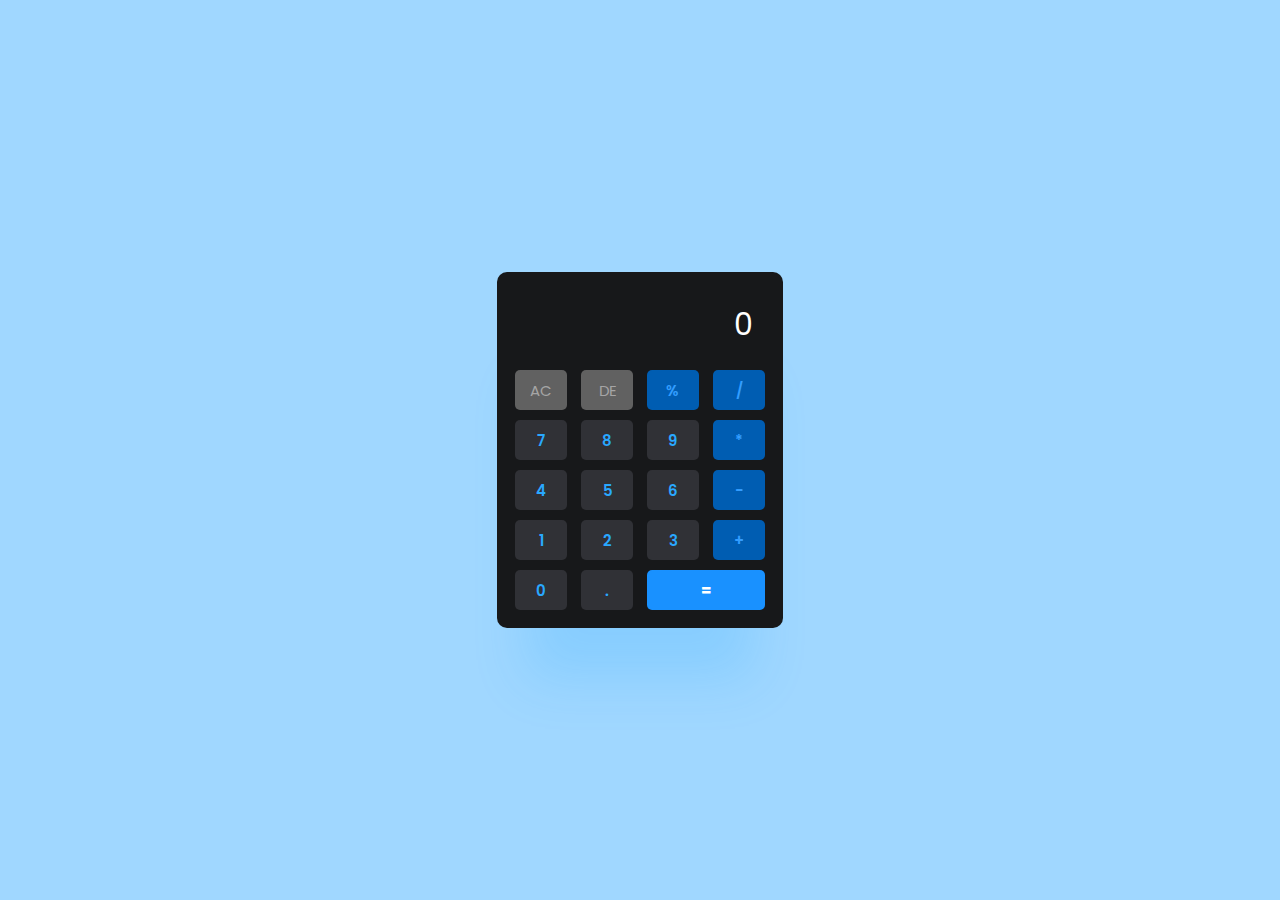
<file: Calculator/index.html>
<!DOCTYPE html>
<html lang="en">
<head>
    <meta charset="UTF-8">
    <meta name="viewport" content="width=device-width, initial-scale=1.0">
    <title>Calculator</title>

    <link rel="stylesheet" href="style.css">

    <link rel="preconnect" href="https://fonts.googleapis.com">
    <link rel="preconnect" href="https://fonts.gstatic.com" crossorigin>
    <link href="https://fonts.googleapis.com/css2?family=Poppins:wght@300&display=swap" rel="stylesheet">

</head>
<body>

    <div class="calculator">
        <div class="content">
            <input type="text" placeholder="0" id="inputBox">
            <div>
                <button class="other-clr">AC</button>
                <button class="other-clr">DE</button>
                <button class="main">%</button>
                <button class="main">/</button>
            </div>

            <div>
                <button>7</button>
                <button>8</button>
                <button>9</button>
                <button class="main">*</button>
            </div>

            <div>
                <button>4</button>
                <button>5</button>
                <button>6</button>
                <button class="main">-</button>
            </div>

            <div>
                <button>1</button>
                <button>2</button>
                <button>3</button>
                <button class="main">+</button>
            </div>

            <div>
                <button>0</button>
                <button>.</button>
                <button class="equal">=</button>
            </div>
        </div>
    </div>
    
    <script src="script.js"></script>

</body>
</html>
</file>
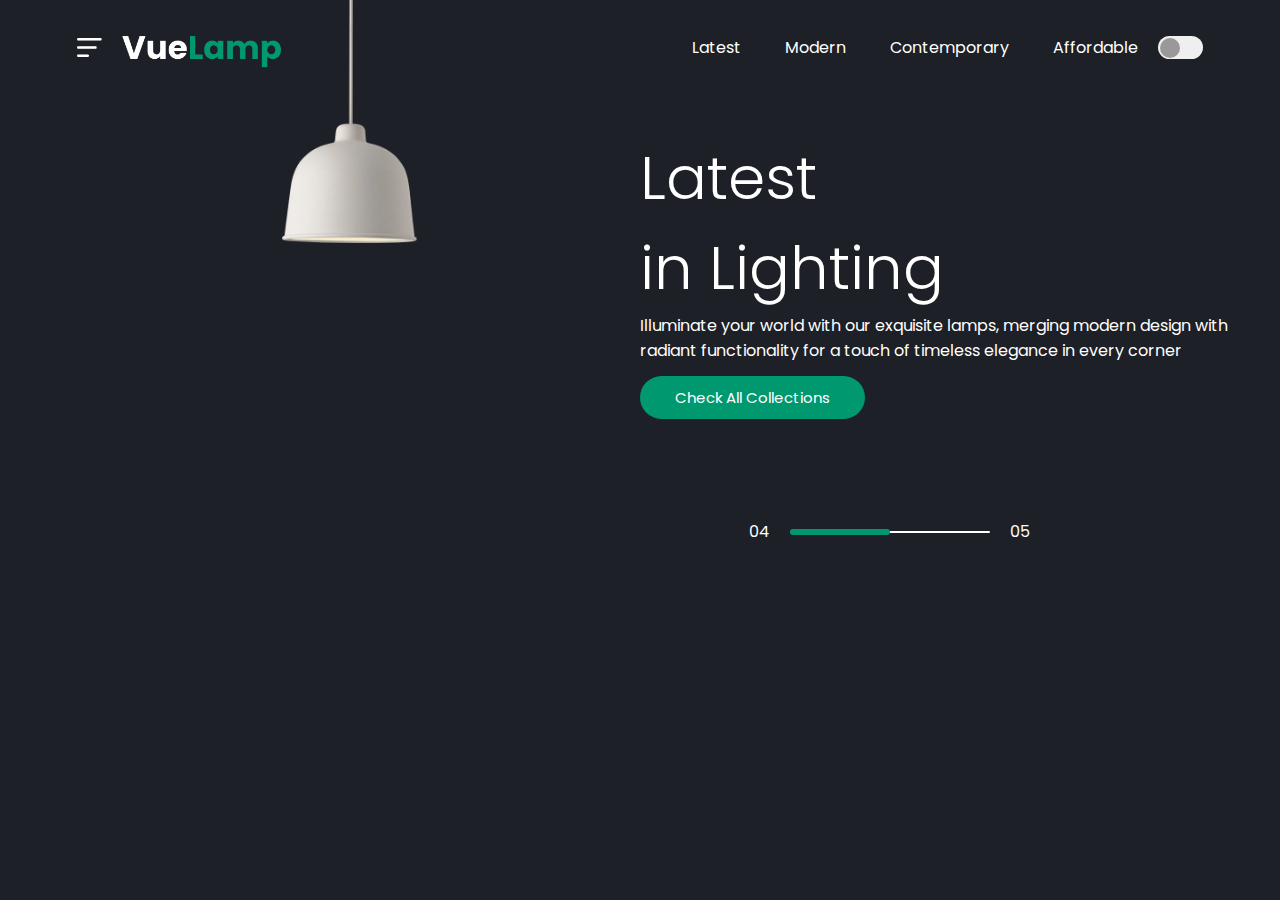
<file: Landing Page/index.html>
<!DOCTYPE html>
<html lang="en">
<head>
    <meta charset="UTF-8">
    <meta name="viewport" content="width=device-width, initial-scale=1.0">
    <title>Document</title>
    <link rel="stylesheet" href="index.css">
    <link rel="preconnect" href="https://fonts.googleapis.com">
    <link rel="preconnect" href="https://fonts.gstatic.com" crossorigin>
    <link href="https://fonts.googleapis.com/css2?family=Poppins:wght@300&display=swap" rel="stylesheet">
</head>
<body>
    <div class="hero">
        <nav>
            <img src="images/menu.png" alt="NULL" class="menu-img">
            <img src="images/logo.png" alt="NULL" class="logo">
            <ul>
                <li><a href="">Latest</a></li>
                <li><a href="">Modern</a></li>
                <li><a href="">Contemporary</a></li>
                <li><a href="">Affordable</a></li>
            </ul>
            <button type="button" onclick="toggleBtn()" id="btn"><span></span></button>
        </nav>

        <div class="lamp-containter">
            <img src="images/lamp.png" class="lamp">
            <img src="images/light.png" class="light" id="light">
        </div>

        <div class="text-container">
            <h1>Latest <br> in Lighting</h1>
            <p>Illuminate your world with our exquisite lamps, merging modern design with radiant functionality for a touch of timeless elegance in every corner</p>
            <a href="">Check All Collections</a>
        </div>

        <div class="control">
            <p>04</p>
            <div class="line"><span></span></div>
            <p>05</p>
        </div>
    </div>

    <script>
        var btn = document.getElementById("btn");
        var light = document.getElementById("light");

        function toggleBtn(){
            btn.classList.toggle("active");
            light.classList.toggle("on");
        }
    </script>
</body>
</html>
</file>
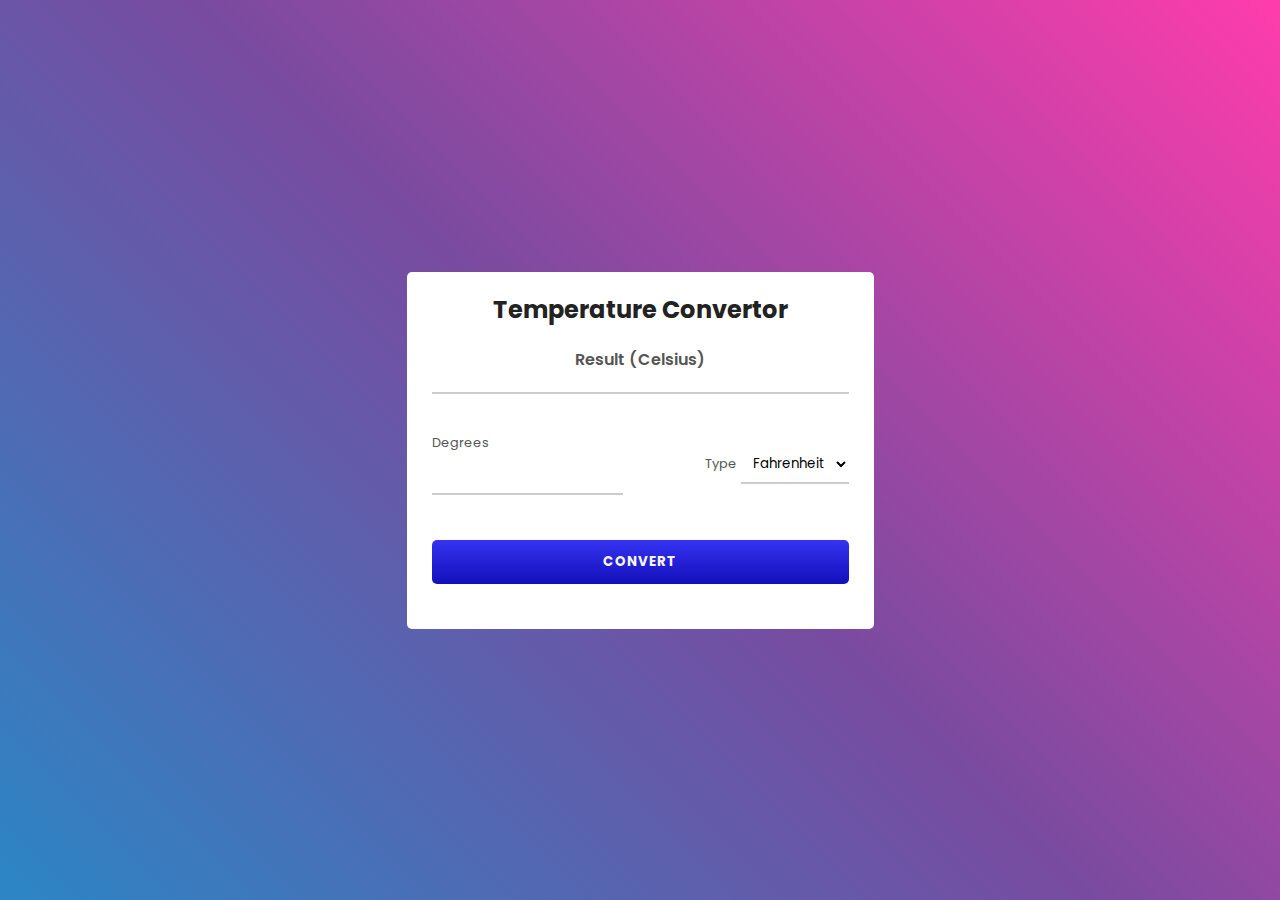
<file: temperature convertor/index.html>
<!DOCTYPE html>
<html lang="en">
<head>
    <meta charset="UTF-8">
    <meta name="viewport" content="width=device-width, initial-scale=1.0">
    <title>Temperature Convertor</title>
    <link rel="stylesheet" href="style.css">

    <link rel="stylesheet" href="https://unpkg.com/boxicons@latest/css/boxicons.min.css">

    <link rel="preconnect" href="https://fonts.googleapis.com">
    <link rel="preconnect" href="https://fonts.gstatic.com" crossorigin>
    <link href="https://fonts.googleapis.com/css2?family=Poppins:wght@300&display=swap" rel="stylesheet">
</head>
<body>
    <div class="container">
        <div class="temp-con">
            <h2 class="title">Temperature Convertor</h2>

            <div class="result">
                <span class="result-heading">Result (Celsius)</span>
                <h2 class="celsius-value" id="celsius">1</h2>
              </div>
  
              <div class="degree-type">

                <div class="degree-field">
                  <label for="degree">Degrees</label>
                  <input type="number" name="degree" id="degree" />
                </div>
  
                <div class="temp-field">
                  <label for="temp-type">Type</label>
                  <select name="temperatures" id="temp-type" autocomplete="on">
                    <option id="fahrenheit" value="fahrenheit">Fahrenheit</option>
                    <option id="kelvin" value="kelvin">Kelvin</option>
                  </select>
                </div>

              </div>
              <button id="convert-btn">Convert</button>
        </div>
    </div>
    <script src="script.js"></script>
</body>
</html>
</file>
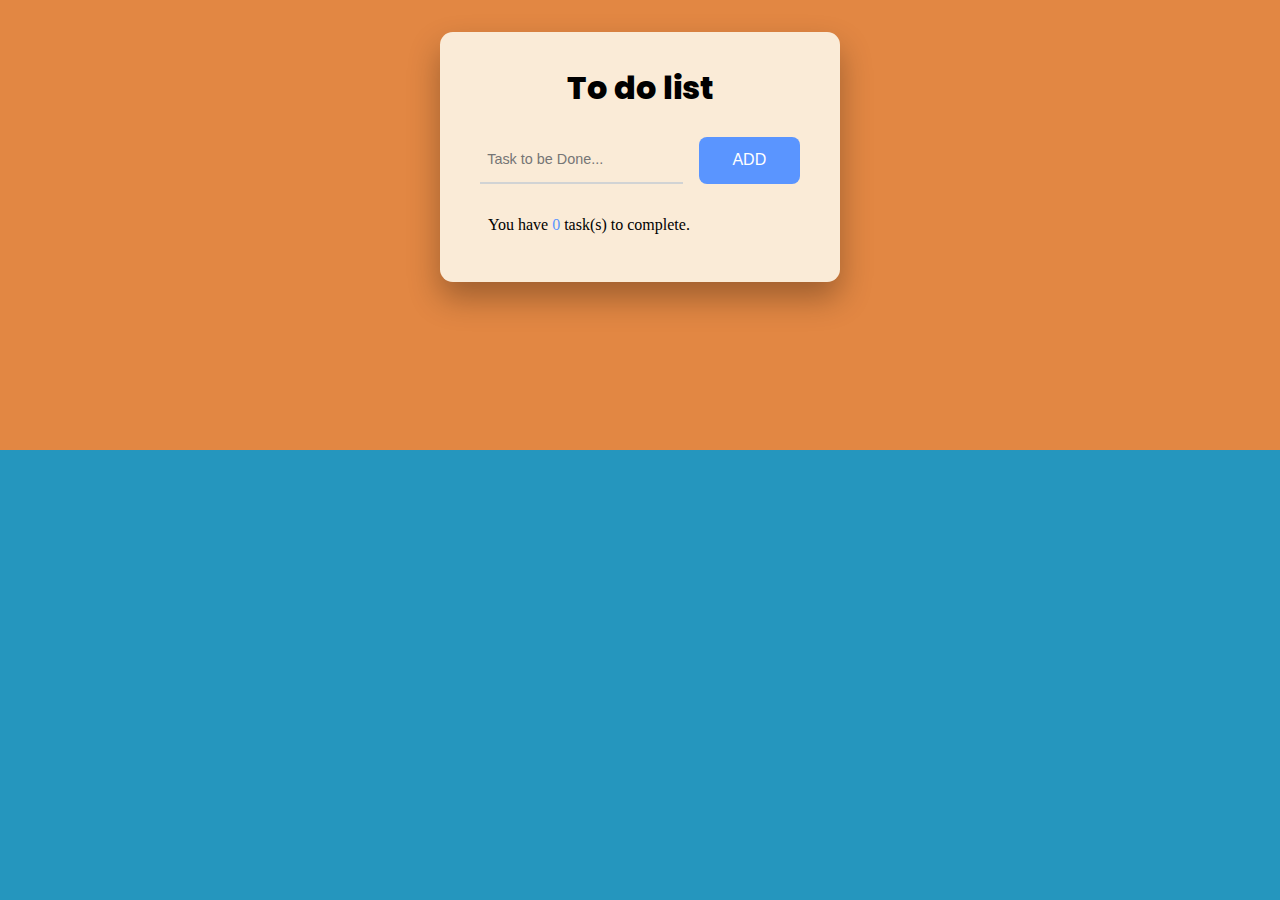
<file: To do list/index.html>
<!DOCTYPE html>
<html lang="en">
<head>
    <meta charset="UTF-8">
    <meta name="viewport" content="width=device-width, initial-scale=1.0">
    <title>TO DO LIST</title>

    <link rel="stylesheet" href="style.css">

    <link rel="preconnect" href="https://fonts.googleapis.com">
    <link rel="preconnect" href="https://fonts.gstatic.com" crossorigin>
    <link href="https://fonts.googleapis.com/css2?family=Poppins:wght@300&display=swap" rel="stylesheet">

    <link rel="stylesheet" href="https://cdnjs.cloudflare.com/ajax/libs/font-awesome/6.5.1/css/all.min.css" integrity="sha512-DTOQO9RWCH3ppGqcWaEA1BIZOC6xxalwEsw9c2QQeAIftl+Vegovlnee1c9QX4TctnWMn13TZye+giMm8e2LwA==" crossorigin="anonymous" referrerpolicy="no-referrer" />
</head>
<body>
    <div class="app">
        <div class="container">
            <h1>To do list</h1>
            <div id="wrapper">
            <input type="text" placeholder="Task to be Done...">
            <button id="add-btn">ADD</button>
            </div>

            <div id="tasks">
                <p id="pending-tasks">You have <span class="count-value">0</span> task(s) to complete.</p>
            </div>
        </div>
        <p id="error">Input cannot be empty</p>
    </div>


    <script src="script.js"></script>
</body>
</html>
</file>
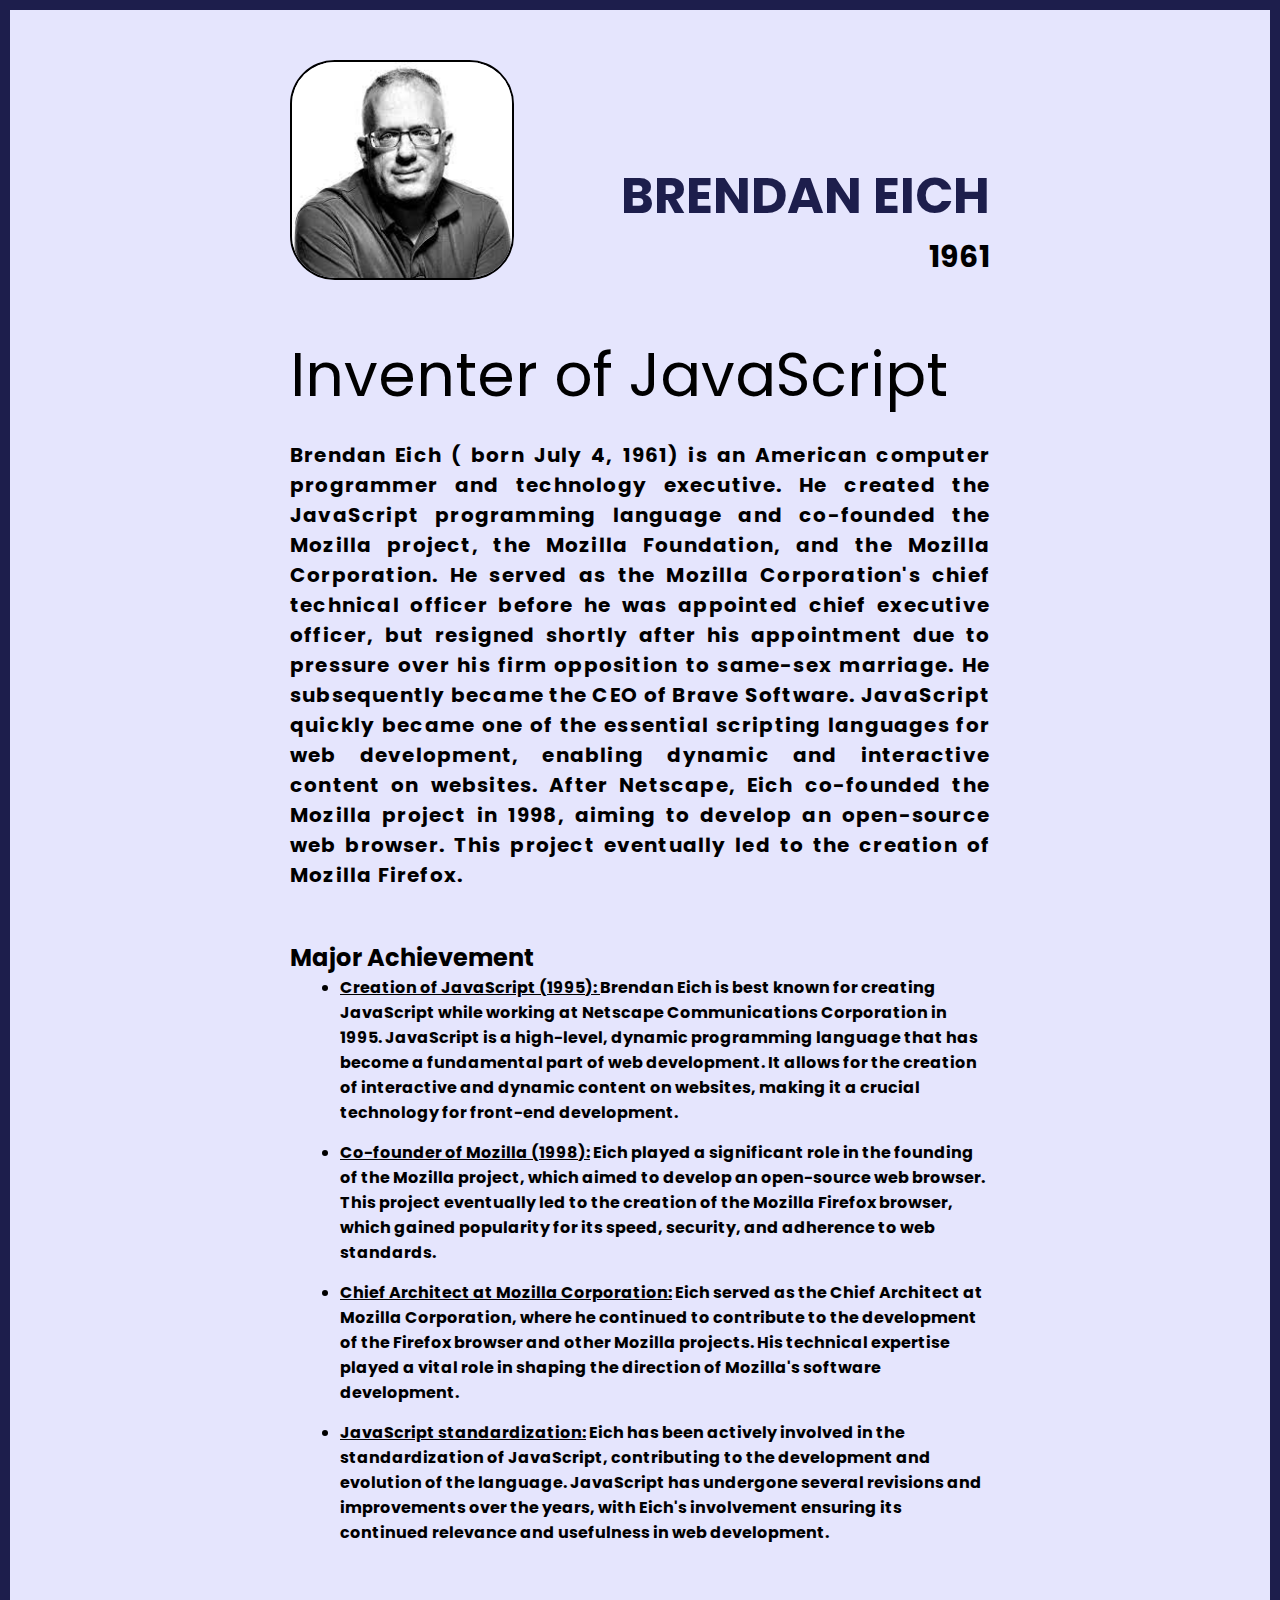
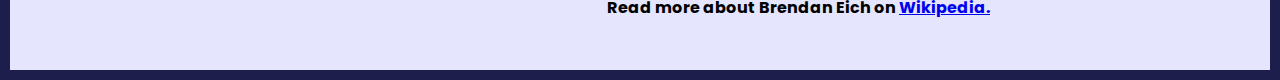
<file: Tribute page/index.html>
<!DOCTYPE html>
<html lang="en">
<head>
    <meta charset="UTF-8">
    <meta name="viewport" content="width=device-width, initial-scale=1.0">
    <title>Tribute page || Brendan Eich</title>

    <link rel="stylesheet" href="style.css">

    <link rel="preconnect" href="https://fonts.googleapis.com">
    <link rel="preconnect" href="https://fonts.gstatic.com" crossorigin>
    <link href="https://fonts.googleapis.com/css2?family=Poppins:wght@300&display=swap" rel="stylesheet">
</head>
<body>

    <div class="container">
        <div class="content">
          <section class="top_section">
            <div class="image_container">
              <img src="tribute page img.jpeg" alt="tribute" />
            </div>
            <div>
              <h1>Brendan Eich</h1>
              <h4>1961</h4>
            </div>
          </section>
          <section class="about_section">
            <h2>Inventer of JavaScript</h2>
            <p>
              <b>Brendan Eich ( born July 4, 1961) is an American computer programmer and technology executive. He created the JavaScript programming language and co-founded the Mozilla project, the Mozilla Foundation, and the Mozilla Corporation. He served as the Mozilla Corporation's chief technical officer before he was appointed chief executive officer, but resigned shortly after his appointment due to pressure over his firm opposition to same-sex marriage. He subsequently became the CEO of Brave Software. JavaScript quickly became one of the essential scripting languages for web development, enabling dynamic and interactive content on websites. After Netscape, Eich co-founded the Mozilla project in 1998, aiming to develop an open-source web browser. This project eventually led to the creation of Mozilla Firefox.
            </p>
          </section>
          <section class="biography_section">
            <h2>Major Achievement <br> </h2>
            <ul>
              <li>
                <u>Creation of JavaScript (1995): </u>  Brendan Eich is best known for creating JavaScript while working at Netscape Communications Corporation in 1995. JavaScript is a high-level, dynamic programming language that has become a fundamental part of web development. It allows for the creation of interactive and dynamic content on websites, making it a crucial technology for front-end development.
              </li>
              <li>
                <u>Co-founder of Mozilla (1998):</u> Eich played a significant role in the founding of the Mozilla project, which aimed to develop an open-source web browser. This project eventually led to the creation of the Mozilla Firefox browser, which gained popularity for its speed, security, and adherence to web standards.
              </li>
              <li>
                <u>Chief Architect at Mozilla Corporation:</u> Eich served as the Chief Architect at Mozilla Corporation, where he continued to contribute to the development of the Firefox browser and other Mozilla projects. His technical expertise played a vital role in shaping the direction of Mozilla's software development.
              </li>
              <li>
                <u>JavaScript standardization:</u> Eich has been actively involved in the standardization of JavaScript, contributing to the development and evolution of the language. JavaScript has undergone several revisions and improvements over the years, with Eich's involvement ensuring its continued relevance and usefulness in web development.
              </li>
            </ul>
          </section>
          <footer>
            <p>
              Read more about Brendan Eich on
              <a href="https://en.wikipedia.org/wiki/Brendan_Eich"
               target="_blank" >Wikipedia.</a
              >
            </p>
          </footer>
        </div>
      </div>
    
</body>
</html>
</file>
<file: Calculator/style.css>
*{
    margin: 0;
    padding: 0;
    box-sizing: border-box;
    font-family:'Poppins',sans-serif;
}

.calculator{
    height: 100vh;
    width: 100%;
    background: #a0d7ff;
    display: flex;
    align-items: center;
    justify-content: center;
}

.content{
    background: #17181a;
    padding: 13px;
    border-radius: 10px;
    box-shadow:0px 80px 50px -30px rgba(41,168,255,0.2) ;
}

input{
    width: 250px;
    padding: 12px;
    margin : 5px;
    background: transparent;
    border: none;
    outline: none;
    font-size: 30px;
    text-align: right;
    color: #fff;
}

input::placeholder{
    color:#fff;
}

button{
    border: none;
    outline: none;
    width: 52px;
    height: 40px;
    border-radius: 5px;
    background: #303136;
    font-size: 15px;
    font-weight: 600;
    color: #29a8ff;
    margin: 5px;
    cursor: pointer;
}

.equal{
    width: 118px;
    color: #fff;
    background: #1991ff;
    font-weight: 700;
}

.other-clr{
    background: #616161;
    color: #a5a5a5;
    font-weight: 400;
}

.main{
    background: #005db2;
    color: #339dff;
}
</file>
<file: Landing Page/index.css>
*{
    margin: 0;
    padding: 0;
    font-family:'poppins','sans-serif';
    box-sizing: border-box;
}

.hero{
    background: #1d2026;
    min-height: 100vh;
    width: 100%;
    color: #fff;
    position: relative;
}

nav{
    display: flex;
    align-items: center;
    padding: 15px 6%;
}

nav .menu-img{
    width: 25px;
    margin-right: 20px;
    cursor: pointer;
}

nav .logo{
    width: 160px;
    cursor: pointer;
}

nav ul{
    flex:1;
    text-align: right;
}

nav ul li{
    display: inline-block;
    list-style: none;
    margin: 20px;
}

nav ul li a{
    text-decoration: none;
    color: #fff;
}

button{
    background: #efefef;
    height: 23px;
    width: 45px;
    border-radius: 20px;
    border:0;
    outline: 0;
    cursor: pointer;
    transition: background 0.5s;
}

button span{
    display: block;
    background: #999;
    height: 20px;
    width: 20px;
    border-radius: 50%;
    margin-left: 2px;
    transition: background 0.5s,  margin-left 0.5s ;
}

.lamp-containter{
    position: absolute;
    top: -15px;
    left: 22%;
    width: 135px;
}

.lamp{
    width: 100%;
}

.light{
    position: absolute;
    top: 97%;
    left: 45%;
    transform: translate(-50%);
    width: 500px;
    opacity: 0;
    transition: opacity 0.5s;
}

.text-container{
    max-width: 600px;
    margin-top: 3%;
    margin-left: 50%;
}

.text-container h1{
    font-size: 60px;
    font-weight: 300;
}

.text-container a{
    text-decoration: none;
    background: #00986f;
    padding: 10px 35px;
    display: inline-block;
    color:#fff;
    font-size: 15px;
    margin-top: 13px;
    border-radius: 30px;
}

.control{
    display: flex;
    align-items: center;
    justify-content: flex-end;
    margin-top: 100px;
    margin-right: 250px;
}

.control .line{
    width: 200px;
    height: 2px;
    background: #fff;
    margin: 0 20px;
    border-radius: 2px;

}

.control .line span{
    width: 50%;
    height: 6px;
    margin-top: -2px;
    border-radius: 4px;
    background: #00986f;
    display: block;
}

.active{
    background: green;
}

.active span{
    background: #fff;
    margin-left: 22px;
}

.on{
    opacity: 1;
}
</file>
<file: temperature convertor/style.css>
* {
    box-sizing: border-box;
    margin: 0;
    padding: 0;
    font-family: 'Poppins',sans-serif;
}
  
body {
    display: flex;
    justify-content: center;
    align-items: center;
    width: 100vw;
    height: 100vh;

    background-color: #FF3CAC;
    background-image: linear-gradient(225deg, #FF3CAC 0%, #784BA0 50%, #2B86C5 100%);
    box-shadow: 0 10px 20px rgba(0,0,0,0.19), 0 6px 6px rgba(0,0,0,0.23);

    font-size: 1rem;
}

.temp-con{
    background: #fff;
    border-radius: 5px;
    position: relative;
    display: flex;
    flex-direction: column;
    justify-content: center;
    padding: 20px 25px 45px;
    min-width: 320px;
    width: 100%;
    height: auto;
    box-shadow: -5px -5px 250px 0px rgba(255, 255, 255, 0.02) inset;
    backdrop-filter: blur(21px);
}

.title{
    color: #222;
    font-size: 1.5rem;
    text-align: center;
}

.result{
    text-align: center;
    margin: 20px 0;
}

.result-heading{
    color: #555;
    font-size: 1rem;
    font-weight: 600;
}

.celsius-value{
    border-bottom: 2px solid #ccc;
    padding: 10px;
    transition: all .45s ease;
}

label{
    color: #555;
    font-size: 0.8rem;
    margin-bottom: 5px;
}

input,
select{
    background: transparent;
    border: none;
    outline: none;
    border-bottom: 2px solid #ccc;
    padding: 8px;
    margin-bottom: 15px;
}

input:focus{
    border: 1px solid #4c49f3;
}

.degree-type{
    display: flex;
    justify-content: space-between;
    align-items: center;
    padding: 20px 0;
}

.degree-field{
    display: flex;
    flex-direction: column;
    width: 46%;
}

option{
    background-color: #3c39e7;
    color: #f6f6f6;
}

#convert-btn{
    background: linear-gradient(to bottom, #3633f3, #120fb9);
    border: none;
    outline: none;
    border-radius: 5px;
    color: #f6f6f6;
    cursor: pointer;
    font-weight: bold;
    letter-spacing: 1px;
    text-transform: uppercase;
    margin-top: 10px;
    padding: 12px 80px;
    transition: all 0.3s ease-in;
}

#convert-btn:hover{
    background: linear-gradient(to bottom, #4a47e7, #322fda);
}
</file>
<file: To do list/style.css>
*{
    margin: 0;
    padding: 0;    
    box-sizing: border-box; 
    font-family: 'Poppins' sans-serif;
}

body{
    height: 100vh;
    background: linear-gradient(#e28743 50%,rgb(37, 150, 190)50%) ;
    
}

.app{
    width: min(95vw,25em);
     position: absolute;
     margin: auto;
     left: 0;
     right: 0;
     top: 2rem;
}

.container{
    padding: 2em 2.5em;
    background-color: antiquewhite;
    box-shadow: 0 1em 2em rgba(0,0,0,0.3);
    border-radius: 0.8em;
}

#wrapper{
    position: relative;
    display: grid;
    grid-template-columns: 8fr 4fr;
    gap: 1em;
}

#wrapper input{
    width: 100%;
    background-color: transparent;
    color: #111111;
    font-size: 0.9em;
    border: none;
    border-bottom: 2px solid #d1d3d4;
    padding: 1em 0.5em;
}

#wrapper input:focus{
    outline: none;
    border-color: #5a95ff;
}

#wrapper button{
    position :relative;
    font-weight:500;
    border-radius: 0.5em;
    font-size:1em;
    background-color: #5a95ff;
    border: none;
    outline: none;
    color: #fff;
    cursor: pointer;
}

#tasks{
    margin-top: 1em;
    border-radius: 0.5em;
    width: 100%;
    position: relative; 
    padding: 1em 0.5em;

}

.task{
    background-color: #fff;
    padding: 0.4em 0.5em;
    display: grid;
    grid-template-columns:0.5fr 4fr 1fr 1fr ;
    gap: 1em;
    box-shadow:0 0.25em 0.5em rgba(0,0,0,0.05);
    align-items: center;
    cursor: pointer;
}

.task input[type="checkbox"]{
    position: relative;
    appearance: none;
    height: 10px;
    width: 10px;
    border-radius: 50%;
    border: 4px solid #e1e1e1;
}

.task input[type="checkbox"]:before{
    content: "";
    position: absolute;
    transform: translate(-50%,-50%);
    top: 50%;
    left: 50%;
}

.task input[type="checkbox"]:checked{
    background-color: #5a95ff;
    border-color: #5a95ff;
}

.task input[type="checkbox"]:checked:before{
    position: absolute;
    content: "\f00c";
    color: #fff;
    font-size: 0.8em;
}

.task span{
    font: 0.9em;
    font-weight: 400;
    word-break: break-all;
}

.task button{
    color: #fff;
    width: 100%;
    padding: 0.5em 0;
    border-radius: 0.5em;
    border: none;
    cursor: pointer;
    outline:none;
}

.edit{
    background-color: #5a95ff;
}

.delete{
    background-color: #ff5c5c;
}

#pending-tasks span{
    color: #5a95ff;
}

.completed{
    text-decoration: none;
    color: #a0a0a0;
}

#error{
    text-align: center;
    background-color: #fff;
    color: #ff5c5c;
    margin-top: 1.5em;
    padding:1em 0;
    border-radius:0.8em;
    display: none;
}

.container h1{
    text-align: center;
    margin-bottom: 25px;
    font-family: 'Poppins',san-serif;
    font-weight: 800;
}
</file>
<file: Tribute page/style.css>
*{
    margin: 0;
    padding: 0;
    box-sizing: border-box;
    font-family: 'Poppins',sans-serif;
}
  
.container {
    background-color: #e5e5fd;
    min-height: 100vh;
    border: 10px solid #1d1e4c;
}
  
.content {
    max-width: 700px;
    margin: 0 auto;
}
.top_section {
    margin-top: 50px;
    display: flex;
    justify-content: space-between;
    align-items: flex-end;
}
.top_section h1 {
    font-size: 50px;
    font-weight: bold;
    color: #1d1e4c;
    text-transform: uppercase;
}
.top_section h4 {
    font-size: 30px;
    text-align: end;
}
  
.image_container {
    border-radius: 20%;
    overflow: hidden;
    border: 2px solid black;
}
  
.image_container,
img {
    /* width: 200px; */
    height: 220px;
}
.about_section {
    margin-top: 50px;
}
.about_section h2 {
    font-size: 60px;
    font-weight: 400;
    margin-bottom: 20px;
}
.about_section p {
    font-size: 20px;
    line-height: 30px;
    letter-spacing: 1.2px;
    text-align: justify;
}

.biography_section {
    margin: 50px 0;
}
.biography_section h3 {
    margin-bottom: 20px;
}
.biography_section ul {
    margin-left: 50px;
}
.biography_section li {
    margin-bottom: 15px;
}
  
 footer {
    margin: 50px 0;
}
  footer p {
    text-align: end;
}
</file>
